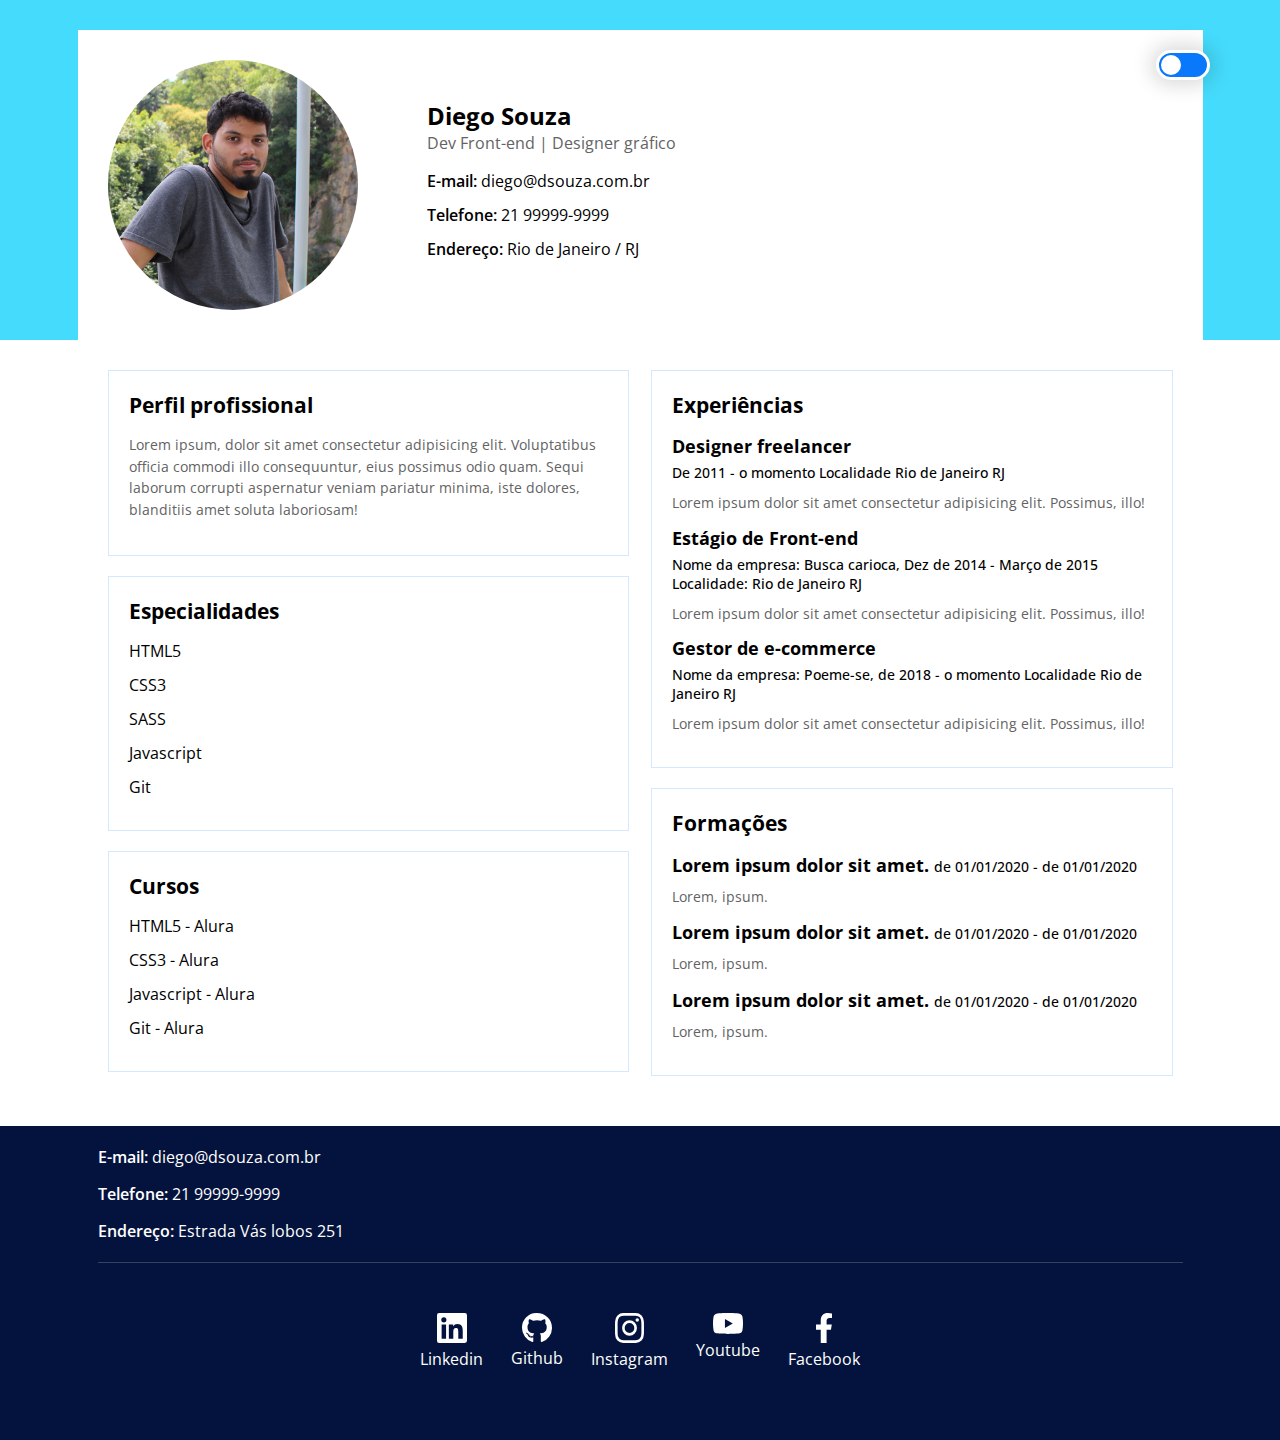
<file: Final aula/index.html>
<!DOCTYPE html>
<html lang="pt-br">
<head>
    <meta charset="UTF-8">
    <meta http-equiv="X-UA-Compatible" content="IE=edge">
    <meta name="viewport" content="width=device-width, initial-scale=1.0">
    <title>Portifólio</title>

    <link rel="preconnect" href="https://fonts.gstatic.com">
    <link href="https://fonts.googleapis.com/css2?family=Open+Sans:wght@300;400;600;700;800&display=swap" rel="stylesheet">

    <link rel="stylesheet" href="assets/css/style.css">
</head>
<body>
    <input type="checkbox" id="btn" class="btn__darkMode">
    <label class="switch" for="btn"></label>

    <div class="darkMode">
        <header class="header">
            <div class="container">

                <div class="row">

                    <div class="col col__left">
                        <figure>
                            <img src="assets/img/foto-diego.png" alt="Diego Souza">
                            <figcaption class="hidden">Diego Souza</figcaption>
                        </figure>
                    </div>

                    <div class="col col__right">
                        <h1>Diego Souza</h1>
                        <p>Dev Front-end | Designer gráfico</p>
                        <ul>
                            <li><a href="mailto:diego@dsouza.com.br">diego@dsouza.com.br</a></li>
                            <li><a href="tel:552199999999">21 99999-9999</a></li>
                            <li><a href="#">Rio de Janeiro / RJ</a></li>
                        </ul>
                    </div>
                </div>
            </div>
        </header>

        <main>
            <div class="container">
                <div class="row">
                    <div class="col col__left">

                        <section>
                            <h2>Perfil profissional</h2>
                            <p>Lorem ipsum, dolor sit amet consectetur adipisicing elit. Voluptatibus officia commodi illo consequuntur, eius possimus odio quam. Sequi laborum corrupti aspernatur veniam pariatur minima, iste dolores, blanditiis amet soluta laboriosam!</p>
                        </section>

                        <section>
                            <h2>Especialidades</h2>
                            <ul>
                                <li>HTML5</li>
                                <li>CSS3</li>
                                <li>SASS</li>
                                <li>Javascript</li>
                                <li>Git</li>
                            </ul>
                        </section>

                        <section>
                            <h2>Cursos</h2>
                            <ul>
                                <li>HTML5 - Alura</li>
                                <li>CSS3 - Alura</li>
                                <li>Javascript - Alura</li>
                                <li>Git - Alura</li>
                            </ul>
                        </section>
                    </div>

                    <div class="col col__right">

                        <section>
                            <h2>Experiências</h2>
                            <ul>
                                <li>
                                    <h3>Designer freelancer</h3>
                                    <strong>De 2011 - o momento Localidade Rio de Janeiro RJ</strong>
                                    <p>Lorem ipsum dolor sit amet consectetur adipisicing elit. Possimus, illo!</p>
                                </li>
                                <li>
                                    <h3>Estágio de Front-end</h3>
                                    <strong>Nome da empresa: Busca carioca, Dez de 2014 - Março de 2015 Localidade: Rio de Janeiro RJ</strong>
                                    <p>Lorem ipsum dolor sit amet consectetur adipisicing elit. Possimus, illo!</p>
                                </li>
                                <li>
                                    <h3>Gestor de e-commerce</h3>
                                    <strong>Nome da empresa: Poeme-se, de 2018 - o momento Localidade Rio de Janeiro RJ</strong>
                                    <p>Lorem ipsum dolor sit amet consectetur adipisicing elit. Possimus, illo!</p>
                                </li>
                            </ul>
                        </section>

                        <section>
                            <h2>Formações</h2>
                            <ul>
                                <li>
                                    <h3>Lorem ipsum dolor sit amet. <strong>de 01/01/2020 - de 01/01/2020</strong></h3>
                                    <p>Lorem, ipsum.</p>
                                </li>
                                <li>
                                    <h3>Lorem ipsum dolor sit amet. <strong>de 01/01/2020 - de 01/01/2020</strong></h3>
                                    <p>Lorem, ipsum.</p>
                                </li>
                                <li>
                                    <h3>Lorem ipsum dolor sit amet. <strong>de 01/01/2020 - de 01/01/2020</strong></h3>
                                    <p>Lorem, ipsum.</p>
                                </li>
                            </ul>
                        </section>
                    </div>
                </div>
            </div>
        </main>

        <footer>
            <div class="container">
                <nav>
                    <ul class="info__contato">
                        <li><a href="mailto:diego@dsouza.com.br">diego@dsouza.com.br</a></li>
                        <li><a href="tel:552199999999">21 99999-9999</a></li>
                        <li><a href="#">Estrada Vás lobos 251</a></li>
                    </ul>
                </nav>

                <nav>
                    <ul class="info__social">
                        <li>
                            <a href="#">
                                <img src="assets/img/linkedin.svg" alt="">
                                <p>Linkedin</p>
                            </a>
                        </li>
                        <li>
                            <a href="#">
                                <img src="assets/img/github.svg" alt="">
                                <p>Github</p>
                            </a>
                        </li>
                        <li>
                            <a href="#">
                                <img src="assets/img/instagram.svg" alt="">
                                <p>Instagram</p>
                            </a>
                        </li>
                        <li>
                            <a href="#">
                                <img src="assets/img/youtube.svg" alt="">
                                <p>Youtube</p>
                            </a>
                        </li>
                        <li>
                            <a href="#">
                                <img src="assets/img/facebook.svg" alt="">
                                <p>Facebook</p>
                            </a>
                        </li>
                    </ul>
                </nav>
            </div>
        </footer>
    </div>
</body>
</html>
</file>
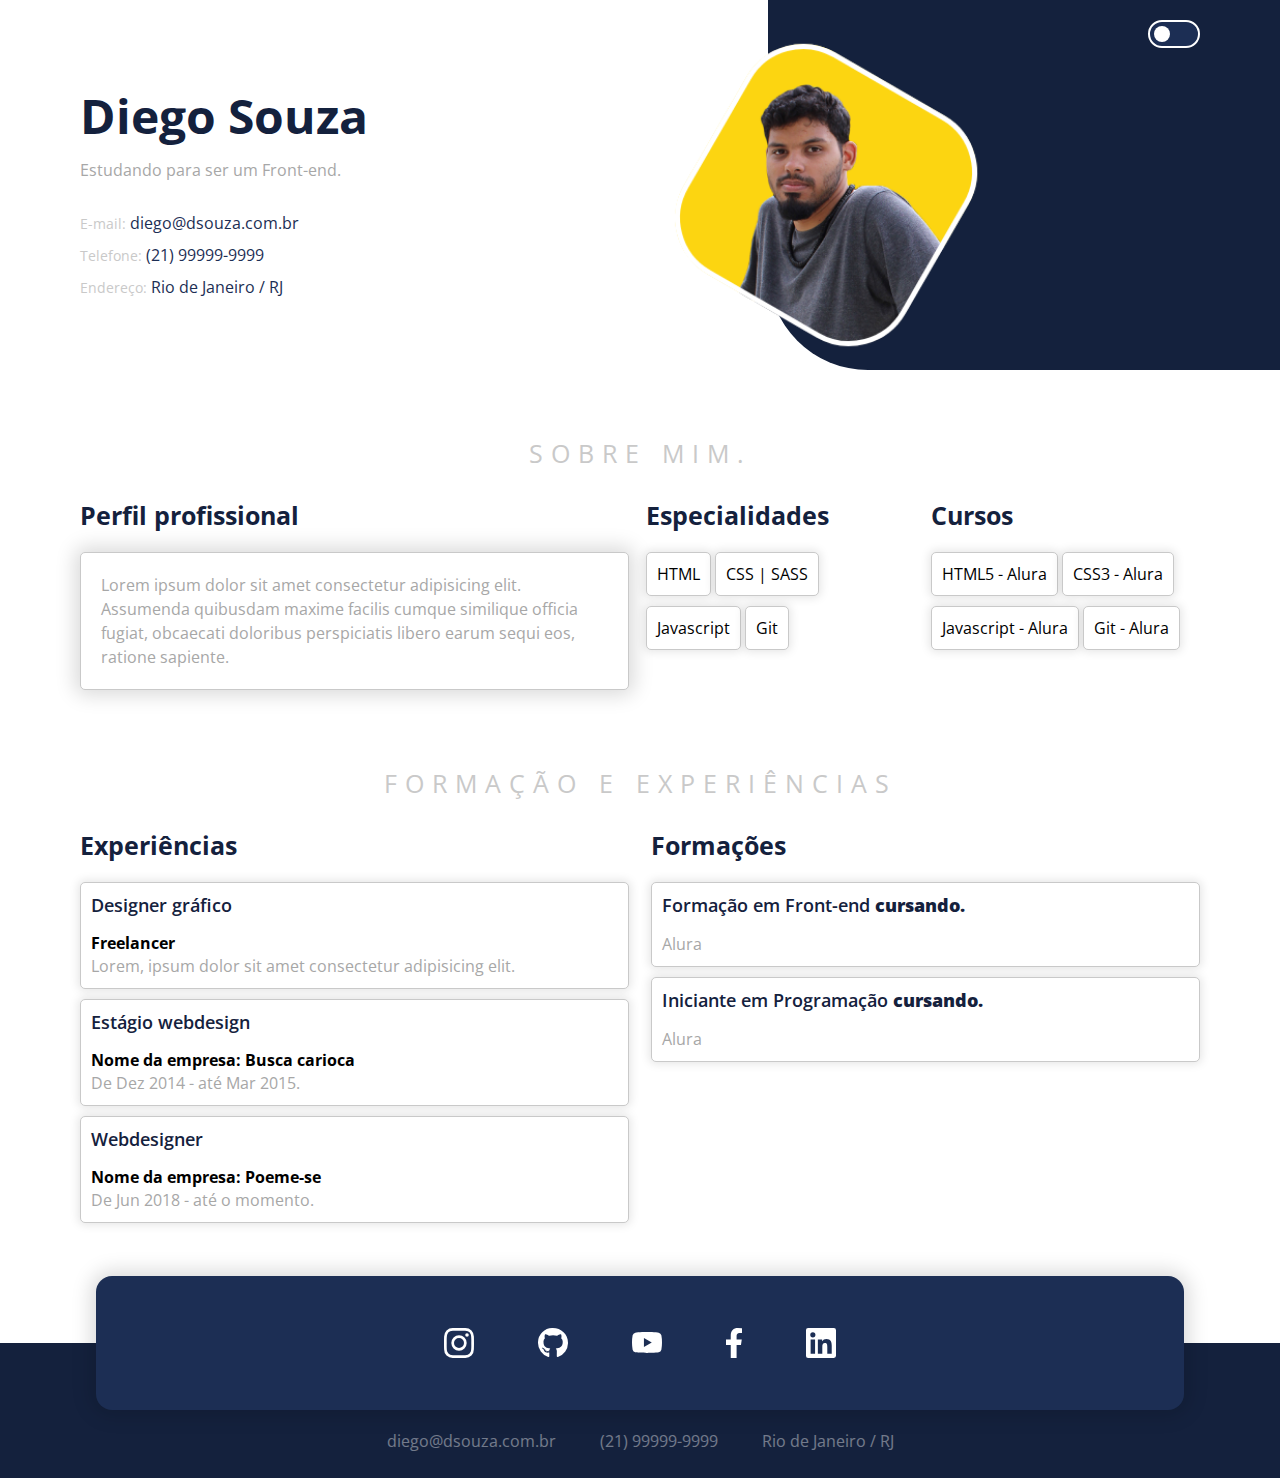
<file: Meu layout/index.html>
<!DOCTYPE html>
<html lang="pt-br">
<head>
    <meta charset="UTF-8">
    <meta http-equiv="X-UA-Compatible" content="IE=edge">
    <meta name="viewport" content="width=device-width, initial-scale=1.0">
    <title>Diego Souza</title>

    <link rel="preconnect" href="https://fonts.gstatic.com">
    <link href="https://fonts.googleapis.com/css2?family=Open+Sans:wght@400;600;700&display=swap" rel="stylesheet">

    <link rel="stylesheet" href="./assets/css/style.css">
</head>
<body>
    <input type="checkbox" id="btn-darkmode">
    
    <div class="dark-mode"> 

        <header>
            
            <div class="container">
                <label for="btn-darkmode">
                    <span></span>
                </label>
                
                <div class="row">
                    
                    <div class="col col__left">
                        
                        <figure>
                            <img src="./assets/img/diego-souza.png" alt="Diego Souza">
                            <figcaption class="hidden">Diego Souza</figcaption>
                        </figure>
                    </div>

                    <div class="col col__right">

                        <h1>Diego Souza</h1>
                        <p>Estudando para ser um Front-end.</p>
                        <ul>
                            <li><a href="mailto:diego@dsouza.com.br">diego@dsouza.com.br</a></li>
                            <li><a href="tel:5521999999999">(21) 99999-9999</a></li>
                            <li><a href="#">Rio de Janeiro / RJ</a></li>
                        </ul>
                    </div>
                </div>
            </div>
        </header>

        <main>
            <div class="container">
                <article>
                    <h2>Sobre mim.</h2>
                    <div class="row">

                        <div class="col col-2">

                            <section>
                                <h3>Perfil profissional</h3>
                                <p>Lorem ipsum dolor sit amet consectetur adipisicing elit. Assumenda quibusdam maxime facilis cumque similique officia fugiat, obcaecati doloribus perspiciatis libero earum sequi eos, ratione sapiente.</p>
                            </section>
                        </div>

                        <div class="col">
                            <section>
                                <h3>Especialidades</h3>
                                <ul>
                                    <li>HTML</li>
                                    <li>CSS | SASS</li>
                                    <li>Javascript</li>
                                    <li>Git</li>
                                </ul>
                            </section>
                        </div>

                        <div class="col">
                            <section>
                                <h3>Cursos</h3>
                                <ul>
                                    <li>HTML5 - Alura</li>
                                    <li>CSS3 - Alura</li>
                                    <li>Javascript - Alura</li>
                                    <li>Git - Alura</li>
                                </ul>
                            </section>
                        </div>
                    </div>
                </article>

                <article>
                    <h2>formação e Experiências</h2>

                    <div class="row">
                        <div class="col col-6">
                            <section>
                                <h3>Experiências</h3>

                                <ul>
                                    <li>
                                        <h4>Designer gráfico</h4>
                                        <strong>Freelancer</strong>
                                        <p>Lorem, ipsum dolor sit amet consectetur adipisicing elit.</p>
                                    </li>
                                    <li>
                                        <h4>Estágio webdesign</h4>
                                        <strong>Nome da empresa: Busca carioca</strong>
                                        <p>De Dez 2014 - até Mar 2015.</p>
                                    </li>
                                    <li>
                                        <h4>Webdesigner</h4>
                                        <strong>Nome da empresa: Poeme-se</strong>
                                        <p>De Jun 2018 - até o momento.</p>
                                    </li>
                                </ul>
                            </section>
                        </div>

                        <div class="col col-6">
                            <section>
                                <h3>Formações</h3>

                                <ul>
                                    <li>
                                        <h4>Formação em Front-end <strong>cursando.</strong></h4>
                                        <p>Alura</p>
                                    </li>
                                    <li>
                                        <h4>Iniciante em Programação <strong>cursando.</strong></h4>
                                        <p>Alura</p>
                                    </li>
                                </ul>
                            </section>
                        </div>
                    </div>
                </article>
            </div>
        </main>

        <footer>
            <div class="container">
                <nav>
                    <ul class="social-bar">
                        <li>
                            <a href="#">
                                <img src="./assets/img/instagram.svg" alt="Instagram">
                            </a>
                        </li>
                        <li>
                            <a href="#">
                                <img src="./assets/img/github.svg" alt="Instagram">
                            </a>
                        </li>
                        <li>
                            <a href="#">
                                <img src="./assets/img/youtube.svg" alt="Instagram">
                            </a>
                        </li>
                        <li>
                            <a href="#">
                                <img src="./assets/img/facebook.svg" alt="Instagram">
                            </a>
                        </li>
                        <li>
                            <a href="#">
                                <img src="./assets/img/linkedin.svg" alt="Instagram">
                            </a>
                        </li>
                    </ul>
                </nav>

                <nav>
                    <ul class="contato-info">
                        <li><a href="mailto:diego@dsouza.com.br">diego@dsouza.com.br</a></li>
                        <li><a href="tel:5521999999999">(21) 99999-9999</a></li>
                        <li><a href="#">Rio de Janeiro / RJ</a></li>
                    </ul>
                </nav>
            </div>
        </footer>
    </div>
</body>
</html>
</file>
<file: Final aula/assets/css/style.css>
/*
--------------------------------------------
ESTRUTURA BASE
--------------------------------------------
**** DECLARAÇÃO DE VARIAVEIS
**** ESTILOS GERAIS
**** BODY
**** HEADER
**** FOOTER
**** PÁGINA INICIAL
**** EXTRAS
**** @MEDIA
*/

/*  ----- DECLARAÇÃO DE VARIAVEIS ----- */

:root {
  --blue-100: #d4e9ff;
  --blue-200: #45dbfc;
  --blue-300: #0a78fa;
  --blue-400: #04133d;

  --white: #fff;
  --black: #000;

  --txtWhite: #fff;
  --txtBlack: #000;

  --gray-200: #636363;

  --white-20: rgba(255, 255, 255, 0.2);
  --flyerbox: 0 0 20px 5px rgb(0, 0, 0, 0.15);
}

/*  ----- ESTILOS GERAIS ----- */

html,
body,
figure,
img,
div,
input,
textarea,
p,
h1,
h2,
h3,
h4,
h5,
h6,
ul,
li,
a,
main {
  margin: 0;
  padding: 0;
  box-sizing: border-box;
  list-style: none;
  text-decoration: none;
}

.col {
  flex-basis: 49%;
}

.hidden {
  display: none;
}

/*  ----- BODY ----- */

body {
  font-family: "Open Sans", sans-serif;
}

/*  ----- HEADER ----- */

header {
  padding: 1.875rem 1.875rem 0;
  background-color: var(--blue-200);
}
header .container {
  background-color: var(--white);
}
header .row {
  align-items: center;
}
header .col__left {
  flex-basis: 30%;
}
header .col__right {
  flex-basis: 60%;
  text-align: center;
  overflow: auto;
}
header .col img {
  width: 100%;
  vertical-align: top;
}
header .col h1 {
  font-size: 1.5rem;
  color: var(--txtBlack);
}
header .col p {
  margin-bottom: 1rem;
  color: var(--gray-200);
}
header .col ul {
  margin-top: 1rem;
}
header .col ul li {
  margin-bottom: 0.75rem;
  color: var(--txtBlack);
}
header .col ul li a {
  font-size: 1rem;
  color: var(--txtBlack);
}

header .col ul li a::before {
  content: "";
  font-size: 1rem;
  font-weight: 600;
}

header .col ul li:nth-child(1) a::before {
  content: "E-mail: ";
}
header .col ul li:nth-child(2) a::before {
  content: "Telefone: ";
}
header .col ul li:nth-child(3) a::before {
  content: "Endereço: ";
}
/*  ----- FOOTER ----- */

footer {
  background-color: var(--blue-400);
}
footer .container {
  padding: 1.25rem;
}
footer nav ul li {
  margin-bottom: 15px;
}
footer nav ul li a {
  font-size: 1rem;
  color: var(--txtWhite);
}
footer nav .info__contato li a::before {
  content: "";
  font-size: 1rem;
  font-weight: 600;
}

footer nav .info__contato li:nth-child(1) a::before {
  content: "E-mail: ";
}
footer nav .info__contato li:nth-child(2) a::before {
  content: "Telefone: ";
}
footer nav .info__contato li:nth-child(3) a::before {
  content: "Endereço: ";
}
footer nav .info__social {
  text-align: center;
  padding: 50px 0 0;
  margin: 20px 0 50px;
  border-top: 1px solid var(--white-20);
}
footer nav .info__social li {
  text-align: center;
  margin: 15px 28px;
  display: inline-block;
}
footer nav .info__social li a img {
  max-width: 40px;
}

/*  ----- PÁGINA INICIAL ----- */
main .col {
  padding: 1.25rem;
}
main .col section {
  min-height: 9.025rem;
  margin-bottom: 1.25rem;
  color: var(--txtBlack);
  border-bottom: 1px solid var(--blue-100);
}
main .col section h2 {
  font-size: 1.3rem;
  margin-bottom: 0.9375rem;
}
main .col section p {
  font-size: 0.9rem;
  line-height: 1.5;
  color: var(--gray-200);
}
main .col section ul li {
  margin-bottom: 0.75rem;
}
main .col section ul li h3 {
  font-size: 1.1rem;
}
main .col section ul li strong {
  display: inline-block;
  margin: 0.3125rem 0 0.625rem;
  font-size: 0.9rem;
  font-weight: 500;
}
/*  ----- EXTRAS ----- */

.switch {
  width: 3rem;
  height: 1.5rem;
  position: absolute;
  top: 50px;
  right: 70px;
  background-color: var(--blue-300);
  border-radius: 2rem;
  border: 3px solid white;
  box-shadow: var(--flyerbox);
  transition: background-color 0.2s ease-in-out;
}

.switch::before {
  content: "";
  height: 1.25rem;
  width: 1.25rem;
  position: absolute;
  left: 2px;
  bottom: 2px;
  border-radius: 50%;
  background-color: white;
  transition: transform 0.2s ease-in-out;
}

.btn__darkMode:checked ~ .switch {
  background-color: var(--blue-400);
}
.btn__darkMode:checked ~ .switch::before {
  transform: translateX(23px);
}

.btn__darkMode {
  opacity: 0;
  width: 0;
  height: 0;
  position: absolute;
}

.btn__darkMode:checked ~ .darkMode {
  --blue-100: #d4e9ff;
  --blue-200: #45dbfc;
  --blue-300: #0a78fa;
  --blue-400: #000;

  --white: rgb(24, 24, 24);
  --black: #000;

  --txtWhite: #fff;
  --txtBlack: #fff;

  --gray-200: #bebebe;
}

.btn__darkMode:checked ~ .darkMode header {
  background-color: var(--black);
}
.btn__darkMode:checked ~ .darkMode .container {
  background-color: var(--white);
}

.btn__darkMode:checked ~ .darkMode main {
  background-color: var(--black);
}

/*  ----- @MEDIA ----- */

@media only screen and (min-width: 768px) {
  .container {
    width: 100%;
    max-width: 70.3125rem;
    margin: 0 auto;
    padding: 1.875rem;
  }

  .row {
    display: flex;
    flex-wrap: wrap;
    align-items: flex-start;
    justify-content: space-between;
  }

  .header {
    padding: 1.875rem 0 0;
  }

  header .col__right {
    text-align: left;
  }

  header .col img {
    max-width: 15.625rem;
    border-radius: 100%;
  }

  footer nav .info__social {
    display: flex;
    justify-content: center;
  }

  footer nav .info__social li {
    margin: 0 14px;
    display: initial;
    text-align: center;
  }

  main .col {
    padding: 0;
  }

  main .col section {
    padding: 1.25rem;
    border: 1px solid var(--blue-100);
  }
}

@media only screen and (min-width: 991px) {
  header .col__right {
    text-align: left;
    flex-basis: 70%;
  }
}
</file>
<file: Meu layout/assets/css/style.css>
/*
Theme Name: portifólio diego Start sua carreira
Theme URI: https://dsouza.com.br
Author: Diego Souza
Author URI:  https://dsouza.com.br
Description: Descrição do thema.
Version: 1.0
--------------------------------------------
ESTRUTURA BASE
--------------------------------------------
**** DECLARAÇÃO DE VARIAVEIS
**** ESTILOS GERAIS
**** BODY
**** HEADER
**** FOOTER
**** PÁGINA INICIAL
**** EXTRAS
**** @MEDIA
*/

/*  ----- DECLARAÇÃO DE VARIAVEIS ----- */
:root {
  --blue-100: #1c2e54;
  --blue-200: #14213d;

  --blue-100-bg: #1c2e54;
  --blue-bg: #14213d;

  --black: #000;
  --white: #fff;

  --gray-100: #c9c9c9;
  --gray-200: #a7a7a7;
  --gray-300: #6a6a6a;

  --border-gray: #c9c9c9;
  --bg-white: #fff;

  --flyerbox: 0 0 20px 5px rgb(0, 0, 0, 0.15);
  --flyerbox-small: 0 0 10px 2px rgb(0, 0, 0, 0.1);
}

/*  ----- ESTILOS GERAIS ----- */

html,
body,
figure,
img,
div,
input,
textarea,
p,
h1,
h2,
h3,
h4,
h5,
h6,
ul,
li,
a,
main {
  margin: 0;
  padding: 0;
  box-sizing: border-box;
  list-style: none;
  text-decoration: none;
}

.hidden {
  display: none;
}

.container {
  width: calc(100% - 2.5rem);
  margin: 0 auto;
}

img {
  width: 100%;
  vertical-align: top;
}

h1 {
  font-size: 3rem;
  margin-bottom: 0.625rem;
  color: var(--blue-200);
}

h2 {
  margin-bottom: 1.875rem;
  font-size: 1.5625rem;
  font-weight: 400;
  text-transform: uppercase;
  text-align: center;
  letter-spacing: 0.5rem;
  line-height: 1.2;
  color: var(--gray-100);
}

h3 {
  margin-bottom: 1.25rem;
  font-size: 1.5625rem;
  font-weight: 700;
  color: var(--blue-200);
}

h4 {
  margin-bottom: 0.9375rem;
  font-size: 1.125rem;
  font-weight: 600;
  color: var(--blue-200);
}

p {
  font-size: 1rem;
  line-height: 1.5;
  color: var(--gray-200);
}

/*  ----- BODY ----- */

body {
  font-family: "Open Sans", sans-serif;
}
/*  ----- HEADER ----- */
header {
  padding: 1.25rem 0;
  position: relative;
}
header::before {
  content: "";
  width: 80vw;
  height: 340px;
  position: absolute;
  top: 0;
  right: 0;
  border-radius: 0 0 0 100px;
  background-color: var(--blue-200);
}
header .container {
  position: relative;
}
header .row {
  text-align: center;
}
header .col {
}
header .col figure {
}
header .col figure img {
  max-width: 350px;
}
header .col h1 {
}
header .col p {
  margin-bottom: 1.875rem;
}
header .col ul {
}
header .col ul li {
  margin-bottom: 0.625rem;
}
header .col ul li a {
  color: var(--blue-100);
  display: block;
}
header .col ul li a::before {
  content: "E-mail: ";
  font-size: 0.9rem;
  font-weight: 400;
  color: var(--gray-100);
}
header .col ul li:nth-child(2) a::before {
  content: "Telefone: ";
}
header .col ul li:nth-child(3) a::before {
  content: "Endereço: ";
}
/*  ----- FOOTER ----- */
footer {
  background-color: var(--blue-200);
}
footer .container {
  padding: 1rem;
}
footer nav {
}
footer nav ul {
}
footer nav ul li {
}
footer nav ul li a {
  color: var(--white);
}
footer nav ul li a img {
}
footer nav .social-bar {
  margin-bottom: 1.25rem;
  padding: 1.25rem;
  display: flex;
  flex-wrap: wrap;
  justify-content: center;
  align-items: center;
  border-radius: 1rem;
  background-color: var(--blue-100-bg);
  box-shadow: var(--flyerbox);
}
footer nav .social-bar li {
}
footer nav .social-bar li a {
  display: block;
  padding: 2rem;
  transition: transform 0.2s ease-in-out;
}
footer nav .social-bar li a:hover {
  transform: scale(1.5);
}
footer nav .social-bar li a img {
  max-width: 2rem;
  max-height: 2rem;
}
footer nav .contato-info {
  text-align: center;
}
footer nav .contato-info li {
  margin-bottom: 0.625rem;
}
footer nav .contato-info li a {
  font-size: 1rem;
  font-weight: 400;
  opacity: 0.4;
}
/*  ----- PÁGINA INICIAL ----- */
main {
}
main .container {
}
main article {
  margin-top: 3rem;
}
main article:first-child .col section ul {
}
main h2 {
}
main .row {
}
main .col {
}
main .col-2 section p {
  padding: 1.25rem;
  box-shadow: var(--flyerbox);
  border-radius: 5px;
  border: 1px solid var(--border-gray);
  background-color: var(--bg-white);
}
main .col-6 section li {
  min-width: 100%;
}
main .col section {
  margin-bottom: 1.875rem;
}
main .col section h3 {
}
main .col section p {
}
main .col section ul {
}
main .col section ul li {
  display: inline-block;
  padding: 0.625rem;
  margin-bottom: 0.625rem;
  border-radius: 5px;
  color: var(--black);
  border: 1px solid var(--border-gray);
  box-shadow: var(--flyerbox-small);
  background-color: var(--bg-white);
}
main .col section ul li a {
}
main .col section ul li h4 {
}
main .col section ul li strong {
}
main .col section ul li h4 strong {
}
/*  ----- EXTRAS ----- */
header .container label {
  width: 3rem;
  height: 1.5rem;
  position: absolute;
  top: 0;
  right: 0;
  border: 2px solid white;
  border-radius: 2rem;
  background-color: var(--blue-100-bg);
}

header .container label span {
  width: 1rem;
  height: 1rem;
  background: var(--white);
  position: absolute;
  top: 4px;
  left: 4px;
  border-radius: 100%;
}

#btn-darkmode {
  opacity: 0;
  width: 0;
  height: 0;
  position: absolute;
  top: 0;
  left: 0;
  right: 0;
  bottom: 0;
}

input:checked ~ .dark-mode header .container label span {
  transform: translateX(25px);
}

input:checked ~ .dark-mode {
  --blue-100: #f7f7f7;
  --blue-200: #fca311;
  --blue-100-bg: rgb(22, 22, 22);
  --gray-100: #c9c9c9;
  --gray-200: #a7a7a7;
  --gray-300: #afafaf;
  --black: white;
  --bg-white: rgb(22, 22, 22);
  --border-gray: rgb(22, 22, 22);
}

input:checked ~ .dark-mode,
input:checked ~ .dark-mode footer {
  background-color: #000;
}

main .col section ul li,
main .col-2 section p {
}
/*  ----- @MEDIA ----- */
@media only screen and (min-width: 650px) {
  .container {
    max-width: 1120px;
  }

  .row {
    display: flex;
    flex-wrap: nowrap;
    align-items: flex-start;
    justify-content: space-between;
  }

  .col {
    flex-basis: 24%;
  }

  .col-2,
  .col-6 {
    flex-basis: 49%;
  }

  header::before {
    width: 40vw;
    height: 370px;
  }
  header .row {
    align-items: center;
    text-align: initial;
  }
  header .col__left {
    order: 2;
    flex-basis: 49%;
  }
  header .col__right {
    flex-basis: 49%;
  }

  footer nav .social-bar {
    margin-top: -5.2rem;
  }

  footer nav .contato-info li {
    display: inline-block;
    padding: 0 1.25rem;
  }

  main {
    margin-bottom: 5rem;
  }
}
</file>
